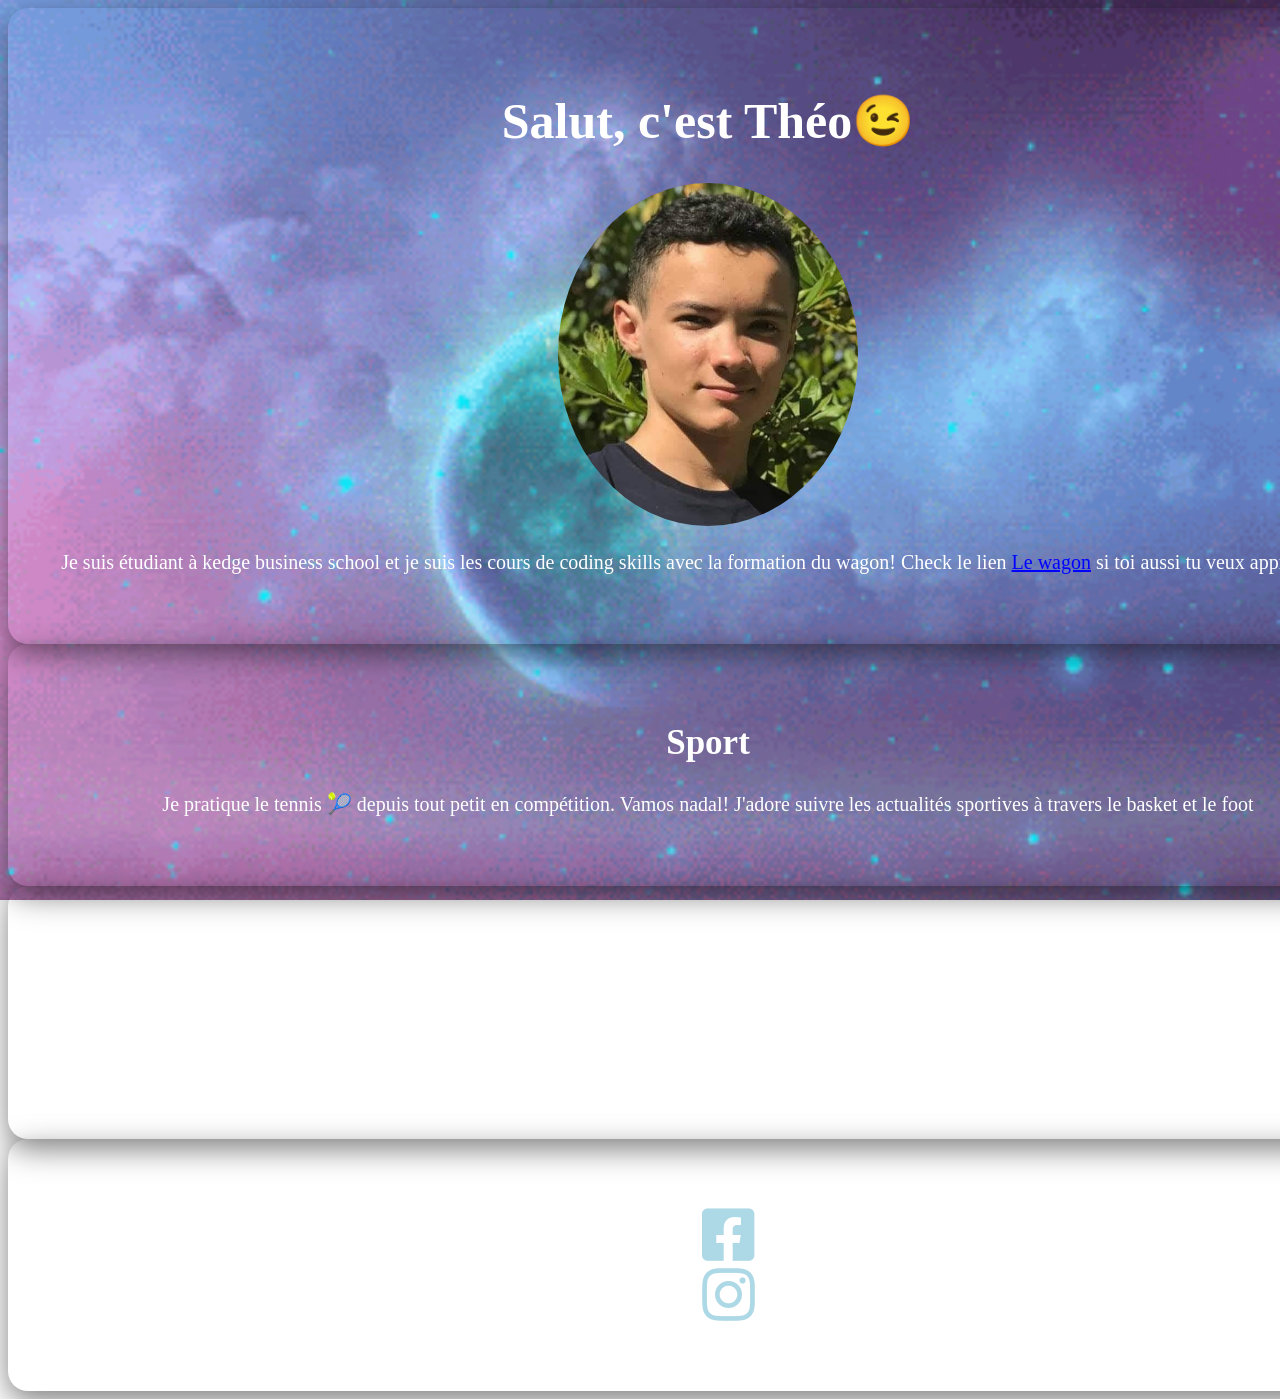
<file: index.html>
<!DOCTYPE html>
<html>
<head>
	<title> La page de Théo </title>
	<meta name="description" content="Ceci est la description de la page web">
	<meta charset="utf-8">
	<link rel="stylesheet" href="https://use.fontawesome.com/releases/v5.15.4/css/all.css" integrity="sha384-DyZ88mC6Up2uqS4h/KRgHuoeGwBcD4Ng9SiP4dIRy0EXTlnuz47vAwmeGwVChigm" crossorigin="anonymous">
	<script type="text/javascript"></script>
	<link rel= "stylesheet" href="style.css">
</head>
<body>
	<div class= "container">
		<h1>Salut, c'est Théo😉 </h1>
	<img src="images/theo2.jpg" id="moi">
          <p>	Je suis étudiant à kedge business school et je suis les cours de coding skills avec la formation du wagon!
	Check le lien <a href= "https://www.lewagon.com/fr/bordeaux" target="_blank">Le wagon</a> si toi aussi tu veux apprendre😉

</p>
</div>
<div class= "container">
  <h2> Sport </h2>

<p>Je pratique le tennis 🎾 depuis tout petit en compétition. Vamos nadal! J'adore suivre les actualités sportives à travers le basket et le foot</p>
</div>
   <div class= "container">
     <h3> Technologie </h3>

       <p>Je suis passioné de technologie: de la téléphonie mobile au spatial l'innovation et le progrès me fascinent</p>
</div>
    <div class= "container">
      <ul>
	    <li><a href="https://www.facebook.com/theo.maisonnier" target="_blank">
		<i class="fab fa-facebook-square"></i></a></li>

	    <li><a href="https://www.instagram.com/msr.theo/"target="_blank"><i class="fab fa-instagram"></i></a></li>
</ul>
</div>
</body>
</html>
</file>
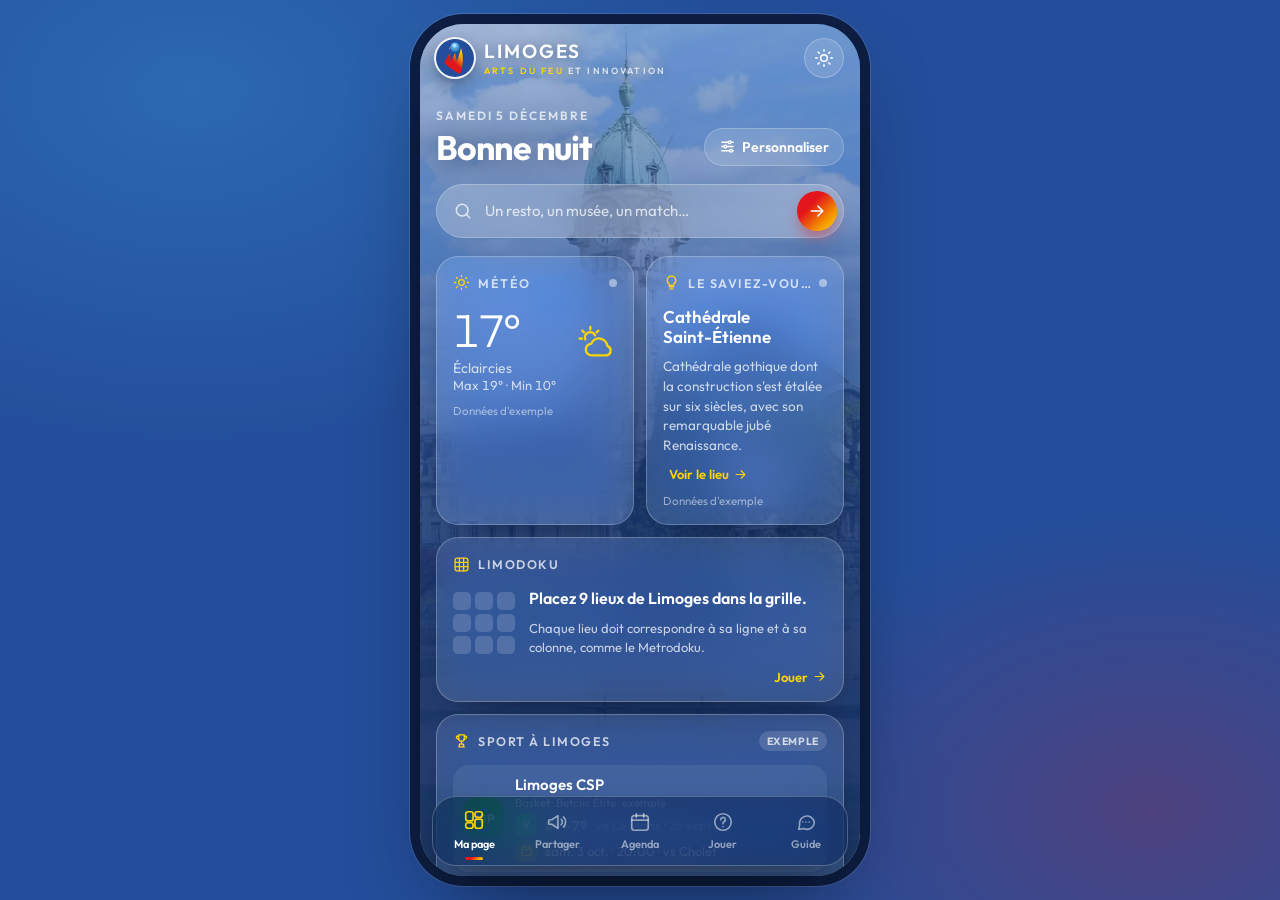
<file: limoges-app/index.html>
<!DOCTYPE html>
<html lang="fr">
<head>
  <meta charset="utf-8">
  <meta name="viewport" content="width=device-width, initial-scale=1, viewport-fit=cover">
  <title>Limoges — L'app de la ville</title>
  <meta name="description" content="Découvrir, s'informer, partager : tout Limoges dans une seule application.">
  <meta name="theme-color" content="#244E9B">
  <link rel="icon" href="icon.svg" type="image/svg+xml">
  <link rel="manifest" href="manifest.webmanifest">
  <link rel="preconnect" href="https://fonts.googleapis.com">
  <link rel="preconnect" href="https://fonts.gstatic.com" crossorigin>
  <link href="https://fonts.googleapis.com/css2?family=Outfit:wght@300;400;500;600;700;800&display=swap" rel="stylesheet">
  <link rel="stylesheet" href="styles.css">
</head>
<body>
  <!-- Logo et icônes réutilisables -->
  <svg width="0" height="0" style="position:absolute" aria-hidden="true">
    <defs>
      <radialGradient id="g-sphere" cx="45%" cy="30%" r="70%">
        <stop offset="0" stop-color="#EAF5FF"/>
        <stop offset=".45" stop-color="#4FA8E6"/>
        <stop offset="1" stop-color="#1F74C4"/>
      </radialGradient>
      <linearGradient id="g-flame" x1="0" y1="1" x2=".75" y2="0">
        <stop offset="0" stop-color="#E3161B"/>
        <stop offset=".55" stop-color="#E3161B"/>
        <stop offset=".8" stop-color="#F39200"/>
        <stop offset="1" stop-color="#FFD500"/>
      </linearGradient>
      <symbol id="logo" viewBox="0 0 100 100">
        <circle cx="50" cy="50" r="50" fill="#244E9B"/>
        <circle cx="50" cy="22" r="12.5" fill="url(#g-sphere)"/>
        <path d="M34 25 L37 21 L36 29 Z" fill="#F7A600"/>
        <path d="M22 62 L36 37 L39 59 L50 36 L55 60 L66 24 C73 46 72 72 63 92 C47 84 31 74 22 62 Z" fill="url(#g-flame)"/>
      </symbol>

      <symbol id="i-grid" viewBox="0 0 24 24"><rect x="3" y="3" width="8" height="10" rx="2.5"/><rect x="13" y="3" width="8" height="6" rx="2.5"/><rect x="13" y="11" width="8" height="10" rx="2.5"/><rect x="3" y="15" width="8" height="6" rx="2.5"/></symbol>
      <symbol id="i-map" viewBox="0 0 24 24"><path d="M9 4 3 6v14l6-2 6 2 6-2V4l-6 2z"/><path d="M9 4v14M15 6v14"/></symbol>
      <symbol id="i-calendar" viewBox="0 0 24 24"><rect x="3" y="5" width="18" height="16" rx="3"/><path d="M3 10h18M8 3v4M16 3v4"/></symbol>
      <symbol id="i-quiz" viewBox="0 0 24 24"><circle cx="12" cy="12" r="9"/><path d="M9.5 9.5a2.5 2.5 0 1 1 3.5 2.3c-.6.3-1 .9-1 1.6v.6M12 17h.01"/></symbol>
      <symbol id="i-chat" viewBox="0 0 24 24"><path d="M21 12a8 8 0 0 1-11.6 7.1L4 20l1-4.6A8 8 0 1 1 21 12z"/><path d="M8.5 12h.01M12 12h.01M15.5 12h.01"/></symbol>
      <symbol id="i-sun" viewBox="0 0 24 24"><circle cx="12" cy="12" r="4"/><path d="M12 2v2M12 20v2M4.9 4.9l1.4 1.4M17.7 17.7l1.4 1.4M2 12h2M20 12h2M4.9 19.1l1.4-1.4M17.7 6.3l1.4-1.4"/></symbol>
      <symbol id="i-moon" viewBox="0 0 24 24"><path d="M20 14.5A8 8 0 0 1 9.5 4 8 8 0 1 0 20 14.5z"/></symbol>
      <symbol id="i-cloud" viewBox="0 0 24 24"><path d="M7 18a4 4 0 0 1-.5-8 6 6 0 0 1 11.5 1.5A3.5 3.5 0 0 1 17.5 18z"/></symbol>
      <symbol id="i-cloud-sun" viewBox="0 0 24 24"><path d="M8 3v1.5M3.2 5.2l1 1M1.5 10H3M12.8 5.2l-1 1"/><path d="M5 10.5A3 3 0 0 1 10.8 8"/><path d="M9 20a3.5 3.5 0 0 1-.4-7 5 5 0 0 1 9.6 1.3A3 3 0 0 1 18 20z"/></symbol>
      <symbol id="i-rain" viewBox="0 0 24 24"><path d="M7 15a4 4 0 0 1-.5-8 6 6 0 0 1 11.5 1.5A3.5 3.5 0 0 1 17.5 15z"/><path d="M8 18l-1 2.5M12 18l-1 2.5M16 18l-1 2.5"/></symbol>
      <symbol id="i-snow" viewBox="0 0 24 24"><path d="M7 15a4 4 0 0 1-.5-8 6 6 0 0 1 11.5 1.5A3.5 3.5 0 0 1 17.5 15z"/><path d="M8 19h.01M12 19h.01M16 19h.01M10 21.5h.01M14 21.5h.01"/></symbol>
      <symbol id="i-storm" viewBox="0 0 24 24"><path d="M7 15a4 4 0 0 1-.5-8 6 6 0 0 1 11.5 1.5A3.5 3.5 0 0 1 17.5 15z"/><path d="M13 15l-2 3.5h3L12 22"/></symbol>
      <symbol id="i-trophy" viewBox="0 0 24 24"><path d="M8 4h8v5a4 4 0 0 1-8 0z"/><path d="M8 6H5a3 3 0 0 0 3.5 4M16 6h3a3 3 0 0 1-3.5 4M12 13v4M8 21h8M9 17h6v4H9z"/></symbol>
      <symbol id="i-palette" viewBox="0 0 24 24"><path d="M12 3a9 9 0 1 0 0 18c1.1 0 1.5-.8 1.5-1.5 0-1-.8-1.4-.8-2.3 0-.9.7-1.7 1.8-1.7H17a4 4 0 0 0 4-4c0-4.7-4-8.5-9-8.5z"/><path d="M7.5 11h.01M10 7.5h.01M14.5 7.5h.01"/></symbol>
      <symbol id="i-landmark" viewBox="0 0 24 24"><path d="M3 21h18M5 21v-9M19 21v-9M9.7 21v-9M14.3 21v-9M2.5 9.5 12 4l9.5 5.5z"/></symbol>
      <symbol id="i-utensils" viewBox="0 0 24 24"><path d="M5 3v5a2 2 0 0 0 4 0V3M7 3v18M17 21V3c-2 1.2-3 4-3 7.5V13h3"/></symbol>
      <symbol id="i-tree" viewBox="0 0 24 24"><path d="M12 22v-6"/><path d="M12 3 6.5 11H9l-3.5 5h13L15 11h2.5z"/></symbol>
      <symbol id="i-bag" viewBox="0 0 24 24"><path d="M5 8h14l-1 13H6z"/><path d="M9 10V6a3 3 0 0 1 6 0v4"/></symbol>
      <symbol id="i-tag" viewBox="0 0 24 24"><path d="M3 12V4h8l10 10-8 8z"/><path d="M7.5 8h.01"/></symbol>
      <symbol id="i-route" viewBox="0 0 24 24"><circle cx="6" cy="19" r="2"/><circle cx="18" cy="5" r="2"/><path d="M8 19h8a3 3 0 0 0 0-6H8a3 3 0 0 1 0-6h8"/></symbol>
      <symbol id="i-news" viewBox="0 0 24 24"><rect x="3" y="4" width="18" height="16" rx="2.5"/><path d="M7 8.5h10M7 12h10M7 15.5h6"/></symbol>
      <symbol id="i-bulb" viewBox="0 0 24 24"><path d="M9 18h6M10 21h4M12 3a6 6 0 0 0-4 10.5c.7.7 1 1.5 1 2.5h6c0-1 .3-1.8 1-2.5A6 6 0 0 0 12 3z"/></symbol>
      <symbol id="i-compass" viewBox="0 0 24 24"><circle cx="12" cy="12" r="9"/><path d="m15.5 8.5-2 5-5 2 2-5z"/></symbol>
      <symbol id="i-sliders" viewBox="0 0 24 24"><path d="M4 6h9M17 6h3M4 12h3M11 12h9M4 18h11M19 18h1"/><circle cx="15" cy="6" r="2"/><circle cx="9" cy="12" r="2"/><circle cx="17" cy="18" r="2"/></symbol>
      <symbol id="i-plus" viewBox="0 0 24 24"><path d="M12 5v14M5 12h14"/></symbol>
      <symbol id="i-x" viewBox="0 0 24 24"><path d="M6 6l12 12M18 6 6 18"/></symbol>
      <symbol id="i-grip" viewBox="0 0 24 24"><g fill="currentColor" stroke="none"><circle cx="9" cy="6" r="1.5"/><circle cx="15" cy="6" r="1.5"/><circle cx="9" cy="12" r="1.5"/><circle cx="15" cy="12" r="1.5"/><circle cx="9" cy="18" r="1.5"/><circle cx="15" cy="18" r="1.5"/></g></symbol>
      <symbol id="i-up" viewBox="0 0 24 24"><path d="m6 15 6-6 6 6"/></symbol>
      <symbol id="i-down" viewBox="0 0 24 24"><path d="m6 9 6 6 6-6"/></symbol>
      <symbol id="i-resize" viewBox="0 0 24 24"><path d="M15 3h6v6M9 21H3v-6M21 3l-7 7M3 21l7-7"/></symbol>
      <symbol id="i-shrink" viewBox="0 0 24 24"><path d="M4 14h6v6M20 10h-6V4M14 10l7-7M3 21l7-7"/></symbol>
      <symbol id="i-arrow" viewBox="0 0 24 24"><path d="M5 12h14M13 6l6 6-6 6"/></symbol>
      <symbol id="i-search" viewBox="0 0 24 24"><circle cx="11" cy="11" r="7"/><path d="m20 20-3.5-3.5"/></symbol>
      <symbol id="i-send" viewBox="0 0 24 24"><path d="M12 19V5M6 11l6-6 6 6"/></symbol>
      <symbol id="i-heart" viewBox="0 0 24 24"><path d="M12 20s-7-4.4-7-10a4 4 0 0 1 7-2.6A4 4 0 0 1 19 10c0 5.6-7 10-7 10z"/></symbol>
      <symbol id="i-star" viewBox="0 0 24 24"><path fill="currentColor" stroke="none" d="m12 3 2.7 5.6 6.1.9-4.4 4.3 1 6.1L12 17l-5.4 2.9 1-6.1-4.4-4.3 6.1-.9z"/></symbol>
      <symbol id="i-locate" viewBox="0 0 24 24"><circle cx="12" cy="12" r="3"/><circle cx="12" cy="12" r="8"/><path d="M12 2v2M12 20v2M2 12h2M20 12h2"/></symbol>
      <symbol id="i-nav" viewBox="0 0 24 24"><path d="M12 3 4 21l8-4 8 4z"/></symbol>
      <symbol id="i-external" viewBox="0 0 24 24"><path d="M14 4h6v6M20 4l-9 9M18 14v5a1 1 0 0 1-1 1H5a1 1 0 0 1-1-1V7a1 1 0 0 1 1-1h5"/></symbol>
      <symbol id="i-flame" viewBox="0 0 24 24"><path d="M12 3c1 3 4.5 4.8 4.5 9.5a4.5 4.5 0 0 1-9 0c0-2.2 1-3.5 2.2-4.5 0 2 1 3.2 2.3 3.2 0-3-1.2-5.2 0-8.2z"/></symbol>
      <symbol id="i-sparkles" viewBox="0 0 24 24"><path d="M11 3l1.8 4.7 4.7 1.8-4.7 1.8L11 16l-1.8-4.7L4.5 9.5l4.7-1.8z"/><path d="M18.5 14.5l.8 2.2 2.2.8-2.2.8-.8 2.2-.8-2.2-2.2-.8 2.2-.8z"/></symbol>
      <symbol id="i-grid9" viewBox="0 0 24 24"><rect x="3" y="3" width="18" height="18" rx="3"/><path d="M9 3v18M15 3v18M3 9h18M3 15h18"/></symbol>
      <symbol id="i-megaphone" viewBox="0 0 24 24"><path d="M3 10.5v3a1 1 0 0 0 1 1h2.5L13 19V5L6.5 9.5H4a1 1 0 0 0-1 1z"/><path d="M16.5 9a4 4 0 0 1 0 6M19 6.5a7.5 7.5 0 0 1 0 11"/></symbol>
      <symbol id="i-flag" viewBox="0 0 24 24"><path d="M5 21V4M5 4h11l-2 4 2 4H5"/></symbol>
      <symbol id="i-refresh" viewBox="0 0 24 24"><path d="M20 11a8 8 0 1 0-2.3 5.7M20 4v7h-7"/></symbol>
    </defs>
  </svg>

  <div class="shell">
    <div class="backdrop" aria-hidden="true"></div>

    <header class="topbar">
      <a href="#mapage" class="brand" aria-label="Ma page">
        <svg class="brand-logo"><use href="#logo"/></svg>
        <span class="brand-text">
          <strong>LIMOGES</strong>
          <small><em>Arts du feu</em> et innovation</small>
        </span>
      </a>
      <button class="icon-btn" id="theme-toggle" aria-label="Changer d'ambiance">
        <svg class="i ico-sun"><use href="#i-sun"/></svg><svg class="i ico-moon"><use href="#i-moon"/></svg>
      </button>
    </header>

    <main id="view" tabindex="-1"></main>

    <nav class="tabbar" aria-label="Navigation principale">
      <a href="#mapage" data-tab="mapage"><svg class="i"><use href="#i-grid"/></svg><span>Ma page</span></a>
      <a href="#partager" data-tab="partager"><svg class="i"><use href="#i-megaphone"/></svg><span>Partager</span></a>
      <a href="#agenda" data-tab="agenda"><svg class="i"><use href="#i-calendar"/></svg><span>Agenda</span></a>
      <a href="#jouer" data-tab="jouer"><svg class="i"><use href="#i-quiz"/></svg><span>Jouer</span></a>
      <a href="#guide" data-tab="guide"><svg class="i"><use href="#i-chat"/></svg><span>Guide</span></a>
    </nav>

    <div class="sheet-backdrop" id="sheet-backdrop" hidden></div>
    <section class="sheet" id="sheet" aria-modal="true" role="dialog" hidden></section>
    <div class="toast" id="toast" role="status" aria-live="polite"></div>
  </div>

  <script src="data.js"></script>
  <script src="app.js"></script>
</body>
</html>
</file>
<file: style.css>
h1 {
	color: white;
	font-size: 50px;
	text-align: center;
}

 body {
    background-image:url(images/font.gif);
    background-size:100%;
    background-repeat: repeat-y;
    background-attachment: fixed;
    height:0%;
    width: 40%;
    text-align:center;
}

 .container{
 	width: 500px;
 	margin:  center;
 }

p{
	color:  white;
	font-size: 20px;
}
h2{
color:white;
font-size: 35px;
text-align: center;
}
h3{
color:white;
font-size: 35px;
text-align: center;
}
ul{
color:white
}
a{
	color: blue;
}
a:hover{
	color: red ;
	font-size: 20px;
	transition: 0,8s ;
}
img,#moi{
	p-align: center;
	width: 250px;
}
i{
	font-size: 60px;
	color: lightblue;
	text-align: center;

}

div{color:  white;
	padding : 50px;
	width: 3000px;
	box-shadow: 0 10px 30px rgba(1,1,1,.50000);
	border-radius: 20px; 
	text-align: center;
}

.container{
	width: 100px;
	text-align: center;
}

#moi{border-radius: 90%;
	width: 300px;
}

@media (max-width: 2000px) {
  .container {
    width: 2000px;
  }
@media (max-width: 1700px) {
  .container {
    width: 1500px;
  }
  @media (max-width: 1500px) {
  .container {
    width: 1300px;
  }

  @media (max-width: 1100px) {
  .container {
    width: 900px;
  }

@media (max-width: 900px) {
  .container {
    width: 700px;
  }
}
@media (max-width: 700px) {
  .container{
    width: 500px;
    }
}
@media (max-width: 500px) {
  .container {
    width: 500px;
  }
}
</file>
<file: limoges-app/styles.css>
/* =========================================================
   Limoges — couleurs du logo « Arts du feu et innovation »
   Fond : photo de la gare des Bénédictins sous un voile bleu du logo,
   panneaux en verre dépoli, accents de la flamme.
   ========================================================= */
:root {
  /* Couleurs officielles */
  --blue: #244E9B;         /* disque bleu */
  --blue-deep: #16336B;
  --sky: #3A9BDC;          /* sphère */
  --red: #E3161B;          /* flamme + filet */
  --orange: #F39200;
  --yellow: #FFD500;
  --yellow-deep: #E0A800;
  --ink: #1D1D1B;          /* "LIMOGES" */
  --grey: #6F6F6E;         /* "ET INNOVATION" */
  --green: #2FB57A;

  --flame: linear-gradient(135deg, var(--red) 0%, var(--red) 35%, var(--orange) 72%, var(--yellow) 100%);
  --ocean: linear-gradient(145deg, var(--blue-deep) 0%, var(--blue) 55%, var(--sky) 100%);
  --forest: linear-gradient(145deg, #1F6F4E 0%, #2E9E6A 60%, #8BD17C 100%);

  /* Ambiance « Bleu » (par défaut) : le voile laisse voir la gare en haut */
  color-scheme: dark;
  --base: #244E9B;
  --veil-top: rgba(36, 78, 155, .38);
  --veil-mid: rgba(36, 78, 155, .74);
  --veil-bottom: rgba(22, 51, 107, .93);
  --glass: rgba(255, 255, 255, .13);
  --glass-hi: rgba(255, 255, 255, .22);
  --glass-line: rgba(255, 255, 255, .24);
  --sheet: rgba(24, 54, 112, .9);
  --text: #FFFFFF;
  --muted: rgba(255, 255, 255, .74);
  --faint: rgba(255, 255, 255, .52);
  --shadow: 0 18px 40px -22px rgba(4, 14, 38, .85);

  --r-sm: 12px;
  --r: 22px;
  --r-lg: 28px;
  --tabbar-h: 70px;
  --gutter: 16px;
  --photo: url("images/gare.webp");
  font-family: "Outfit", system-ui, -apple-system, "Segoe UI", sans-serif;
}

/* Ambiance « Nuit » : voile plus profond */
@media (prefers-color-scheme: dark) {
  :root:not([data-theme="light"]) {
    color-scheme: dark;
    --base: #0A1633;
    --veil-top: rgba(8, 20, 48, .5);
    --veil-mid: rgba(8, 20, 48, .8);
    --veil-bottom: rgba(6, 14, 34, .96);
    --glass: rgba(255, 255, 255, .08);
    --glass-hi: rgba(255, 255, 255, .15);
    --glass-line: rgba(255, 255, 255, .14);
    --sheet: rgba(12, 26, 60, .93);
  }
}
:root[data-theme="dark"] {
  color-scheme: dark;
  --base: #0A1633;
  --veil-top: rgba(8, 20, 48, .5);
  --veil-mid: rgba(8, 20, 48, .8);
  --veil-bottom: rgba(6, 14, 34, .96);
  --glass: rgba(255, 255, 255, .08);
  --glass-hi: rgba(255, 255, 255, .15);
  --glass-line: rgba(255, 255, 255, .14);
  --sheet: rgba(12, 26, 60, .93);
}

* { box-sizing: border-box; }
html, body { margin: 0; height: 100%; }
body {
  background: var(--base);
  color: var(--text);
  -webkit-font-smoothing: antialiased;
  -webkit-tap-highlight-color: transparent;
}
a { color: inherit; text-decoration: none; }
button { font: inherit; color: inherit; border: 0; background: none; cursor: pointer; }
h1, h2, h3, p { margin: 0; }
h1, h2, h3 { text-wrap: balance; }
:focus-visible { outline: 2px solid var(--yellow); outline-offset: 2px; border-radius: 10px; }

.i {
  width: 20px; height: 20px; flex: none;
  fill: none; stroke: currentColor; stroke-width: 1.8; stroke-linecap: round; stroke-linejoin: round;
}

/* Grand écran : cadre téléphone */
@media (min-width: 560px) {
  body {
    display: grid; place-items: center;
    background:
      radial-gradient(900px 600px at 15% 10%, rgba(58,155,220,.35), transparent 60%),
      radial-gradient(700px 500px at 90% 90%, rgba(227,22,27,.22), transparent 60%),
      var(--base);
  }
  .shell {
    height: min(900px, calc(100% - 48px)) !important;
    border-radius: 44px;
    box-shadow: 0 40px 90px -30px rgba(0,0,0,.6), 0 0 0 10px #0E1E44, 0 0 0 11px rgba(255,255,255,.12);
  }
}

.shell {
  position: relative;
  width: 100%; max-width: 440px;
  height: 100dvh;
  margin: 0 auto;
  overflow: hidden;
  background: var(--base);
  display: flex; flex-direction: column;
  isolation: isolate;
}

/* ---------- Fond : gare + voile bleu ---------- */
.backdrop {
  position: absolute; inset: 0; z-index: -1;
  background: var(--photo) center 18% / cover no-repeat;
  animation: settle 1.6s cubic-bezier(.2,.8,.2,1) both;
}
.backdrop::after {
  content: ""; position: absolute; inset: 0;
  background: linear-gradient(180deg, var(--veil-top) 0%, var(--veil-mid) 34%, var(--veil-bottom) 78%);
  transition: background .4s;
}
@keyframes settle { from { transform: scale(1.08); } to { transform: none; } }

/* ---------- Topbar ---------- */
.topbar {
  display: flex; align-items: center; justify-content: space-between;
  padding: calc(env(safe-area-inset-top, 0px) + 14px) var(--gutter) 8px;
  z-index: 20;
}
.brand { display: flex; align-items: center; gap: 10px; }
.brand-logo { width: 38px; height: 38px; border-radius: 50%; box-shadow: 0 0 0 2px rgba(255,255,255,.9), 0 6px 16px rgba(4,14,38,.45); }
.brand-text { display: flex; flex-direction: column; line-height: 1; text-shadow: 0 1px 12px rgba(4,14,38,.35); }
.brand-text strong { font-size: 19px; font-weight: 600; letter-spacing: .1em; }
.brand-text small { font-size: 9px; letter-spacing: .24em; text-transform: uppercase; color: var(--muted); margin-top: 5px; font-weight: 600; }
.brand-text em { font-style: normal; color: var(--yellow); }
.icon-btn {
  width: 40px; height: 40px; border-radius: 50%;
  display: grid; place-items: center;
  background: var(--glass); border: 1px solid var(--glass-line);
  backdrop-filter: blur(16px); -webkit-backdrop-filter: blur(16px);
}
.ico-moon { display: none; }
:root[data-theme="dark"] .ico-sun { display: none; }
:root[data-theme="dark"] .ico-moon { display: block; }

/* ---------- Vue ---------- */
#view {
  position: relative;
  flex: 1; overflow-y: auto; overflow-x: hidden;
  padding: 4px var(--gutter) calc(var(--tabbar-h) + 30px);
  outline: none;
  scrollbar-width: none;
}
#view::-webkit-scrollbar { display: none; }
#view.no-pad { padding: 0; overflow: hidden; }
#view.chat-view { display: flex; flex-direction: column; padding-bottom: calc(var(--tabbar-h) + 22px); }
#view.chat-view > * { flex-shrink: 0; }
#view.chat-view .chat-input { margin-top: auto; }
#view > * { animation: rise .5s cubic-bezier(.2,.8,.2,1) both; }
@keyframes rise { from { opacity: .001; transform: translateY(12px); } to { opacity: 1; transform: none; } }
@media (prefers-reduced-motion: reduce) {
  #view > *, .widget, .backdrop { animation: none !important; }
}

/* Surfaces en verre */
.glass, .widget, .chip, .card {
  background: var(--glass);
  border: 1px solid var(--glass-line);
  backdrop-filter: blur(22px) saturate(1.5);
  -webkit-backdrop-filter: blur(22px) saturate(1.5);
}

.page-title { font-size: 32px; font-weight: 700; letter-spacing: -.02em; margin-top: 10px; text-shadow: 0 2px 20px rgba(4,14,38,.35); }
.page-sub { color: var(--muted); margin-top: 6px; }
.eyebrow { font-size: 12px; font-weight: 600; letter-spacing: .16em; text-transform: uppercase; color: var(--muted); }

/* ---------- Ma page ---------- */
.me-head { display: flex; align-items: flex-end; justify-content: space-between; gap: 12px; margin-top: 18px; }
.me-head h1 { font-size: 34px; line-height: 1.02; font-weight: 700; letter-spacing: -.025em; text-shadow: 0 2px 24px rgba(4,14,38,.45); }
.me-head h1 span { color: var(--yellow); }
.me-head .eyebrow { margin-bottom: 8px; }
.edit-btn {
  flex: none; display: inline-flex; align-items: center; gap: 6px;
  padding: 9px 14px; border-radius: 999px; font-size: 14px; font-weight: 600;
  background: var(--glass); border: 1px solid var(--glass-line);
  backdrop-filter: blur(16px); -webkit-backdrop-filter: blur(16px);
}
.edit-btn .i { width: 17px; height: 17px; }
.edit-btn.on { background: #fff; color: var(--blue-deep); border-color: #fff; }

.search {
  margin-top: 18px; display: flex; align-items: center; gap: 10px;
  border-radius: 999px; padding: 6px 6px 6px 16px;
  background: var(--glass-hi); border: 1px solid var(--glass-line);
  backdrop-filter: blur(22px); -webkit-backdrop-filter: blur(22px);
}
.search > .i { color: var(--muted); }
.search input { flex: 1; min-width: 0; background: none; border: 0; outline: none; color: var(--text); font: inherit; font-size: 15px; }
.search input::placeholder { color: var(--muted); }
.search button, .send-btn {
  width: 40px; height: 40px; border-radius: 50%; display: grid; place-items: center;
  background: var(--flame); color: #fff; box-shadow: 0 8px 18px -6px rgba(227,22,27,.8);
}

.edit-panel { margin-top: 16px; padding: 14px; border-radius: var(--r); display: grid; gap: 10px; }
.edit-panel label { font-size: 13px; color: var(--muted); font-weight: 500; }
.field {
  width: 100%; font: inherit; font-size: 15px; color: var(--text);
  background: rgba(255,255,255,.1); border: 1px solid var(--glass-line); border-radius: 14px; padding: 11px 14px; outline: none;
}
.field::placeholder { color: var(--faint); }
.edit-panel-row { display: flex; justify-content: space-between; align-items: center; gap: 10px; }
.text-btn { font-size: 13px; font-weight: 600; color: var(--yellow); padding: 4px 0; }

.widgets {
  display: grid; grid-template-columns: repeat(2, minmax(0, 1fr));
  gap: 12px; margin-top: 18px;
}
.widget {
  grid-column: span 2;
  border-radius: var(--r); padding: 14px 16px 16px;
  box-shadow: var(--shadow);
  display: flex; flex-direction: column; gap: 12px;
  min-width: 0;
  animation: rise .5s cubic-bezier(.2,.8,.2,1) both;
}
.widget.size-s { grid-column: span 1; }
.widget.size-s.solo { grid-column: span 2; }
/* Demi-largeur : l'état tient dans un point, le texte passe en bas du widget */
.size-s .w-badge { font-size: 0; padding: 0; width: 8px; height: 8px; border-radius: 50%; }
.size-s .w-badge.live { background: none; }
.size-s .w-badge.sample { background: rgba(255,255,255,.45); }
.w-note { font-size: 11.5px; color: var(--faint); margin-top: 10px; }
.w-head { display: flex; align-items: center; gap: 8px; min-height: 24px; }
.w-head .i { width: 17px; height: 17px; color: var(--yellow); }
.w-head h2 { font-size: 12.5px; font-weight: 600; letter-spacing: .12em; text-transform: uppercase; color: var(--muted); flex: 1; min-width: 0; white-space: nowrap; overflow: hidden; text-overflow: ellipsis; }
.w-badge { flex: none; font-size: 10.5px; font-weight: 700; letter-spacing: .06em; text-transform: uppercase; padding: 3px 8px; border-radius: 999px; display: inline-flex; align-items: center; gap: 5px; }
.w-badge:empty { display: none; }
.w-badge.live { background: rgba(47,181,122,.22); color: #9EF0C6; }
.w-badge.live::before { content: ""; width: 6px; height: 6px; border-radius: 50%; background: #3BE08F; box-shadow: 0 0 0 0 rgba(59,224,143,.7); animation: pulse 2s infinite; }
.w-badge.sample { background: rgba(255,255,255,.14); color: var(--muted); }
@keyframes pulse { 70% { box-shadow: 0 0 0 6px rgba(59,224,143,0); } 100% { box-shadow: 0 0 0 0 rgba(59,224,143,0); } }
.w-body { min-width: 0; }
.w-foot { display: flex; justify-content: flex-end; }
.w-link { font-size: 13px; font-weight: 600; color: var(--yellow); display: inline-flex; align-items: center; gap: 4px; }
.w-link .i { width: 15px; height: 15px; }

/* Mode personnalisation */
.w-tools { display: none; }
.editing .widget { border-style: dashed; border-color: rgba(255,255,255,.45); animation: none; }
.editing .w-body, .editing .w-foot { display: none; }
.editing .w-tools { display: flex; flex-wrap: wrap; gap: 6px; }
.tool {
  height: 34px; min-width: 34px; padding: 0 10px; border-radius: 12px;
  display: inline-flex; align-items: center; justify-content: center; gap: 6px;
  background: rgba(255,255,255,.12); font-size: 13px; font-weight: 600;
}
.tool .i { width: 17px; height: 17px; }
.tool.danger { color: #FFB4B5; }
.tool.grip { cursor: grab; touch-action: none; }
.widget.dragging { opacity: .6; transform: scale(.98); outline: 2px solid var(--yellow); }
.add-widget {
  grid-column: span 2; min-height: 64px; border-radius: var(--r);
  border: 1.5px dashed rgba(255,255,255,.45); color: var(--text);
  display: flex; align-items: center; justify-content: center; gap: 8px; font-weight: 600;
  background: rgba(255,255,255,.06);
}

/* Squelette de chargement */
.skel { display: grid; gap: 8px; }
.skel i { display: block; height: 12px; border-radius: 6px; background: linear-gradient(90deg, rgba(255,255,255,.08), rgba(255,255,255,.2), rgba(255,255,255,.08)); background-size: 200% 100%; animation: shimmer 1.2s infinite linear; }
.skel i:nth-child(1) { width: 70%; } .skel i:nth-child(2) { width: 90%; } .skel i:nth-child(3) { width: 50%; }
@keyframes shimmer { to { background-position: -200% 0; } }

/* Météo */
.wx { display: flex; align-items: center; justify-content: space-between; gap: 8px; }
.wx-temp { font-size: 46px; font-weight: 300; line-height: 1; letter-spacing: -.04em; font-variant-numeric: tabular-nums; }
.wx .i { width: 40px; height: 40px; stroke-width: 1.4; color: var(--yellow); }
.wx-label { color: var(--muted); font-size: 14px; margin-top: 6px; }
.wx-range { font-size: 13px; color: var(--muted); font-variant-numeric: tabular-nums; }
.wx-days { display: grid; grid-template-columns: repeat(3, 1fr); gap: 8px; margin-top: 12px; }
.wx-day { text-align: center; padding: 10px 4px; border-radius: 14px; background: rgba(255,255,255,.08); font-size: 13px; display: grid; justify-items: center; gap: 4px; font-variant-numeric: tabular-nums; }
.wx-day .i { width: 22px; height: 22px; color: var(--yellow); }
.wx-day b { font-weight: 600; text-transform: capitalize; }

/* Sport */
.teams { display: grid; gap: 10px; }
.team { display: grid; grid-template-columns: 40px 1fr; gap: 12px; align-items: center; padding: 10px; border-radius: 16px; background: rgba(255,255,255,.07); }
.crest {
  width: 40px; height: 40px; border-radius: 12px; display: grid; place-items: center;
  font-size: 12px; font-weight: 800; letter-spacing: .02em; color: #fff; overflow: hidden; position: relative; flex: none;
}
.crest img { position: absolute; inset: 0; width: 100%; height: 100%; object-fit: contain; background: #fff; padding: 3px; }
.team-top { display: grid; gap: 1px; min-width: 0; }
.team-top b { font-size: 15px; font-weight: 600; }
.team-top small { font-size: 11.5px; color: var(--faint); white-space: nowrap; overflow: hidden; text-overflow: ellipsis; }
.team-line { display: flex; align-items: center; gap: 8px; font-size: 13px; color: var(--muted); margin-top: 4px; flex-wrap: wrap; }
.res { width: 22px; height: 22px; border-radius: 7px; display: inline-grid; place-items: center; font-size: 11px; font-weight: 800; color: #fff; flex: none; }
.res.V { background: var(--green); } .res.D { background: var(--red); } .res.N { background: rgba(255,255,255,.3); }
.score { font-weight: 700; color: var(--text); font-variant-numeric: tabular-nums; }
.next-dot { width: 22px; height: 22px; border-radius: 7px; display: inline-grid; place-items: center; background: rgba(255,213,0,.18); color: var(--yellow); flex: none; }
.next-dot .i { width: 13px; height: 13px; }

/* Listes d'événements */
.ev-list { display: grid; gap: 8px; }
.ev {
  display: grid; grid-template-columns: 48px 1fr auto; gap: 12px; align-items: center;
  padding: 8px; border-radius: 16px; background: rgba(255,255,255,.07); text-align: left; width: 100%;
}
.ev-date { width: 48px; height: 52px; border-radius: 13px; display: grid; place-content: center; text-align: center; line-height: 1; background: rgba(255,255,255,.95); color: var(--ink); }
.ev-date b { font-size: 19px; font-weight: 700; font-variant-numeric: tabular-nums; }
.ev-date small { font-size: 10px; font-weight: 700; text-transform: uppercase; letter-spacing: .08em; color: var(--red); margin-top: 3px; }
.ev-main { min-width: 0; }
.ev-title { display: block; font-size: 14.5px; font-weight: 600; line-height: 1.25; display: -webkit-box; -webkit-line-clamp: 2; -webkit-box-orient: vertical; overflow: hidden; }
.ev-sub { display: block; font-size: 12.5px; color: var(--muted); margin-top: 3px; white-space: nowrap; overflow: hidden; text-overflow: ellipsis; }
.ev > .i { width: 16px; height: 16px; color: var(--faint); }
.size-s .ev { grid-template-columns: 1fr; padding: 10px; }
.size-s .ev-date, .size-s .ev > .i { display: none; }
.empty { color: var(--muted); font-size: 14px; }

/* Le saviez-vous */
.savoir { display: grid; gap: 10px; }
.savoir-img { width: 100%; aspect-ratio: 16 / 9; max-width: 100%; border-radius: 14px; object-fit: cover; background: rgba(255,255,255,.1); }
.size-s .savoir-img { display: none; }
.savoir h3 { font-size: 17px; font-weight: 600; line-height: 1.2; }
.savoir p { font-size: 13.5px; line-height: 1.45; color: var(--muted); display: -webkit-box; -webkit-line-clamp: 4; -webkit-box-orient: vertical; overflow: hidden; }
.size-s .savoir p { -webkit-line-clamp: 6; }

/* Quiz */
.qz-q { font-size: 16px; font-weight: 600; line-height: 1.3; }
.qz-opts { display: grid; grid-template-columns: 1fr 1fr; gap: 8px; margin-top: 12px; }
.qz-opt { padding: 11px 12px; border-radius: 14px; background: rgba(255,255,255,.1); border: 1.5px solid transparent; font-size: 14px; font-weight: 500; text-align: left; }
.qz-opt.good { border-color: var(--green); background: rgba(47,181,122,.22); }
.qz-opt.bad { border-color: var(--red); background: rgba(227,22,27,.2); }
.qz-fact { font-size: 13px; color: var(--muted); margin-top: 10px; line-height: 1.45; }

/* Défilement horizontal */
.hscroll { display: flex; gap: 10px; overflow-x: auto; scroll-snap-type: x mandatory; margin: 0 -16px; padding: 2px 16px 4px; scrollbar-width: none; }
.hscroll::-webkit-scrollbar { display: none; }
.hscroll > * { scroll-snap-align: start; flex: none; }
.deal { width: 210px; padding: 14px; border-radius: 18px; background: rgba(255,255,255,.1); text-align: left; display: grid; gap: 4px; position: relative; overflow: hidden; }
.deal::before { content: ""; position: absolute; inset: 0 auto 0 0; width: 4px; background: var(--flame); }
.deal-offer { font-size: 20px; font-weight: 800; letter-spacing: -.02em; color: var(--yellow); }
.deal-shop { font-weight: 600; font-size: 14.5px; }
.deal-detail { color: var(--muted); font-size: 13px; }

/* Actus */
.news-item { display: flex; gap: 12px; align-items: center; padding: 10px 0; }
.news-item + .news-item { border-top: 1px solid var(--glass-line); }
.news-item h3 { font-size: 14.5px; font-weight: 500; line-height: 1.3; }
.news-item p { font-size: 12px; color: var(--faint); margin-top: 3px; }
.news-tag { flex: none; width: 8px; height: 38px; border-radius: 4px; background: var(--sky); }
.news-item:nth-child(2) .news-tag { background: var(--red); }
.news-item:nth-child(3) .news-tag { background: var(--orange); }
.news-item:nth-child(4) .news-tag { background: var(--yellow); }

/* Pastille d'icône */
.bubble { width: 40px; height: 40px; border-radius: 13px; display: grid; place-items: center; color: #fff; }
.bubble .i { width: 20px; height: 20px; }

/* ---------- Pastilles ---------- */
.chips { display: flex; gap: 8px; overflow-x: auto; scrollbar-width: none; margin: 0 calc(-1 * var(--gutter)); padding: 2px var(--gutter); }
.chips::-webkit-scrollbar { display: none; }
.page-sub + .chips { margin-top: 18px; }
.chip {
  flex: none; display: inline-flex; align-items: center; gap: 6px;
  padding: 9px 14px; border-radius: 999px;
  font-size: 14px; font-weight: 500; white-space: nowrap;
  transition: transform .15s, background .2s;
}
.chip .i { width: 16px; height: 16px; }
.chip:active { transform: scale(.96); }
.chip.active { background: var(--flame); border-color: transparent; box-shadow: 0 8px 18px -8px var(--red); }

/* ---------- Agenda ---------- */
.day-label { font-size: 12px; text-transform: uppercase; letter-spacing: .14em; color: var(--muted); font-weight: 600; margin: 22px 0 10px; }
.agenda-list .ev { background: var(--glass); border: 1px solid var(--glass-line); backdrop-filter: blur(22px); -webkit-backdrop-filter: blur(22px); padding: 10px; border-radius: 18px; }
.agenda-list .ev + .ev { margin-top: 8px; }
.src-note { display: flex; align-items: center; gap: 8px; margin-top: 16px; font-size: 13px; color: var(--muted); }

/* ---------- Quiz ---------- */
.quiz-card { padding: 20px; margin-top: 18px; border-radius: var(--r); }
.progress { height: 6px; background: rgba(255,255,255,.14); border-radius: 99px; overflow: hidden; }
.progress i { display: block; height: 100%; background: var(--flame); border-radius: 99px; transition: width .4s; }
.quiz-top { display: flex; justify-content: space-between; font-size: 13px; color: var(--muted); font-weight: 600; margin-bottom: 10px; font-variant-numeric: tabular-nums; }
.quiz-top span { display: inline-flex; align-items: center; gap: 4px; }
.quiz-top .i { width: 15px; height: 15px; color: var(--orange); }
.quiz-q { font-size: 21px; font-weight: 600; line-height: 1.3; margin: 20px 0 18px; letter-spacing: -.01em; }
.options { display: grid; gap: 10px; }
.option {
  text-align: left; padding: 14px 16px; border-radius: 16px;
  background: rgba(255,255,255,.1); border: 1.5px solid transparent; font-weight: 500;
  display: flex; gap: 12px; align-items: center; transition: transform .12s, border-color .2s, background .2s;
}
.option:active { transform: scale(.98); }
.option .letter { width: 28px; height: 28px; border-radius: 9px; display: grid; place-items: center; background: rgba(255,255,255,.16); font-weight: 700; font-size: 13px; flex: none; }
.option.good { border-color: var(--green); background: rgba(47,181,122,.22); }
.option.bad { border-color: var(--red); background: rgba(227,22,27,.2); }
.fact { margin-top: 16px; padding: 14px 16px; border-radius: 16px; background: rgba(58,155,220,.2); font-size: 14px; line-height: 1.45; }
.btn {
  display: inline-flex; align-items: center; justify-content: center; gap: 8px;
  padding: 14px 20px; border-radius: 999px; font-weight: 600;
  background: #fff; color: var(--blue-deep);
}
.btn .i { width: 18px; height: 18px; }
.btn.flame { background: var(--flame); color: #fff; box-shadow: 0 10px 22px -10px var(--red); }
.btn.ghost { background: rgba(255,255,255,.12); color: var(--text); }
.btn.block { width: 100%; margin-top: 16px; }
.score-hero { text-align: center; }
.score-ring { width: 150px; height: 150px; margin: 0 auto 18px; border-radius: 50%; display: grid; place-items: center; }
.score-ring div { width: 118px; height: 118px; border-radius: 50%; background: var(--sheet); display: grid; place-items: center; font-size: 36px; font-weight: 700; font-variant-numeric: tabular-nums; }
.stats { display: grid; grid-template-columns: repeat(3, 1fr); gap: 10px; margin-top: 12px; }
.stat { padding: 14px; text-align: center; border-radius: 18px; }
.stat b { display: block; font-size: 22px; font-weight: 700; font-variant-numeric: tabular-nums; }
.stat small { color: var(--muted); font-size: 12px; }
.badges { display: flex; gap: 8px; flex-wrap: wrap; margin-top: 12px; }
.badge { display: inline-flex; align-items: center; gap: 6px; padding: 8px 12px; border-radius: 999px; font-size: 13px; font-weight: 600; background: rgba(255,255,255,.14); }
.badge .i { width: 15px; height: 15px; color: var(--orange); }
.badge.locked { opacity: .4; }
.section-title { font-size: 12.5px; font-weight: 600; letter-spacing: .12em; text-transform: uppercase; color: var(--muted); margin-top: 24px; }

/* ---------- Guide ---------- */
.chat { display: flex; flex-direction: column; gap: 10px; padding: 14px 0 18px; }
.msg { max-width: 86%; padding: 12px 15px; border-radius: 20px; line-height: 1.45; font-size: 15px; }
.msg.bot { background: var(--glass-hi); border: 1px solid var(--glass-line); backdrop-filter: blur(22px); -webkit-backdrop-filter: blur(22px); border-bottom-left-radius: 6px; align-self: flex-start; }
.msg.me { background: var(--flame); color: #fff; border-bottom-right-radius: 6px; align-self: flex-end; }
.place-link { display: inline-flex; align-items: center; gap: 6px; margin: 8px 6px 0 0; padding: 6px 11px; border-radius: 999px; background: rgba(255,255,255,.16); font-size: 13px; font-weight: 600; }
.place-link .i { width: 14px; height: 14px; }
.suggestions { display: flex; gap: 8px; flex-wrap: wrap; margin-top: 10px; }
.chat-input {
  position: sticky; bottom: 8px; z-index: 30; margin: 24px 0 0;
  display: flex; gap: 8px; padding: 6px 6px 6px 18px; border-radius: 999px;
  background: var(--glass-hi); border: 1px solid var(--glass-line); box-shadow: var(--shadow);
  backdrop-filter: blur(22px); -webkit-backdrop-filter: blur(22px);
}
.chat-input input { flex: 1; min-width: 0; border: 0; outline: 0; background: none; font: inherit; color: var(--text); font-size: 15px; }
.chat-input input::placeholder { color: var(--muted); }

/* ---------- Barre d'onglets ---------- */
.tabbar {
  position: absolute; left: 12px; right: 12px; bottom: calc(env(safe-area-inset-bottom, 0px) + 10px);
  height: var(--tabbar-h); z-index: 40;
  display: grid; grid-template-columns: repeat(5, 1fr); align-items: center;
  background: rgba(14, 32, 72, .55); border: 1px solid var(--glass-line); border-radius: 24px;
  backdrop-filter: blur(24px) saturate(1.6); -webkit-backdrop-filter: blur(24px) saturate(1.6);
  box-shadow: 0 18px 40px -18px rgba(0,0,0,.7);
}
.tabbar a {
  display: flex; flex-direction: column; align-items: center; gap: 4px;
  font-size: 11px; font-weight: 600; color: var(--faint); position: relative; padding: 6px 0;
  transition: color .2s;
}
.tabbar .i { width: 22px; height: 22px; transition: transform .25s; }
.tabbar a.active { color: #fff; }
.tabbar a.active .i { transform: translateY(-2px); color: var(--yellow); }
.tabbar a.active::after { content: ""; position: absolute; bottom: -3px; width: 18px; height: 3px; border-radius: 3px; background: var(--flame); }

/* ---------- Panneau (bottom sheet) ---------- */
.sheet-backdrop { position: absolute; inset: 0; background: rgba(4,12,30,.5); z-index: 60; animation: fade .25s; }
.sheet {
  position: absolute; left: 0; right: 0; bottom: 0; z-index: 70;
  max-height: 86%; overflow-y: auto;
  background: var(--sheet); border-top: 1px solid var(--glass-line);
  backdrop-filter: blur(30px) saturate(1.4); -webkit-backdrop-filter: blur(30px) saturate(1.4);
  border-radius: 30px 30px 0 0;
  box-shadow: 0 -20px 50px -20px rgba(0,0,0,.6);
  animation: up .35s cubic-bezier(.2,.8,.2,1);
  padding-bottom: calc(env(safe-area-inset-bottom, 0px) + 24px);
}
@keyframes up { from { transform: translateY(100%); } to { transform: none; } }
@keyframes fade { from { opacity: 0; } }
.sheet-cover { height: 180px; position: relative; display: grid; place-items: center; color: #fff; background-size: cover; background-position: center 20%; }
.sheet-cover.photo { background-image: linear-gradient(180deg, rgba(36,78,155,.15), rgba(22,51,107,.75)), var(--photo); }
.sheet-cover > .i { width: 64px; height: 64px; stroke-width: 1.3; }
.sheet-cover::before { content: ""; position: absolute; top: 10px; left: 50%; transform: translateX(-50%); width: 42px; height: 5px; border-radius: 5px; background: rgba(255,255,255,.6); }
.sheet-close { position: absolute; top: 14px; right: 14px; width: 36px; height: 36px; border-radius: 50%; background: rgba(0,0,0,.3); color: #fff; display: grid; place-items: center; }
.sheet-close .i { width: 18px; height: 18px; }
.sheet-body { padding: 20px 20px 0; }
.sheet-head { padding: 22px 20px 4px; display: flex; justify-content: space-between; align-items: center; gap: 12px; }
.sheet-head h2 { font-size: 22px; font-weight: 700; }
.sheet-head .sheet-close { position: static; background: rgba(255,255,255,.12); }
.sheet-body h2 { font-size: 24px; font-weight: 700; letter-spacing: -.01em; }
.meta { color: var(--muted); font-size: 13px; }
.rating-row { display: flex; align-items: center; gap: 8px; margin-top: 6px; color: var(--muted); font-size: 14px; }
.stars { display: inline-flex; gap: 1px; color: var(--orange); }
.stars .i { width: 15px; height: 15px; }
.stars .off { color: rgba(255,255,255,.25); }
.sheet-desc { margin-top: 14px; line-height: 1.55; }
.tags { display: flex; gap: 6px; flex-wrap: wrap; margin-top: 12px; }
.tag { font-size: 12px; font-weight: 600; padding: 5px 10px; border-radius: 999px; background: rgba(255,255,255,.12); }
.actions { display: grid; grid-template-columns: 1fr 1fr; gap: 10px; margin-top: 18px; }
.review { padding: 12px 0; border-top: 1px solid var(--glass-line); }
.review b { font-weight: 600; margin-right: 6px; }
.review p { color: var(--muted); font-size: 14px; margin-top: 4px; }
.review-form { display: grid; gap: 10px; margin-top: 12px; }
.star-input { display: flex; gap: 4px; }
.star-input button { color: rgba(255,255,255,.25); transition: transform .1s; }
.star-input button .i { width: 30px; height: 30px; }
.star-input button.on { color: var(--orange); }
.star-input button:active { transform: scale(1.2); }
textarea.field { min-height: 80px; resize: vertical; }

/* Liste de réglages */
.opt-list { display: grid; gap: 8px; padding: 12px 20px 0; }
.opt-row {
  display: grid; grid-template-columns: 40px 1fr auto; gap: 12px; align-items: center;
  padding: 12px; border-radius: 18px; background: rgba(255,255,255,.08); text-align: left; width: 100%;
}
.opt-row b { font-weight: 600; font-size: 15px; }
.opt-row p { font-size: 13px; color: var(--muted); margin-top: 2px; }
.opt-row .bubble { background: rgba(255,255,255,.14); color: var(--yellow); }
.switch { width: 44px; height: 26px; border-radius: 99px; background: rgba(255,255,255,.2); position: relative; transition: background .2s; }
.switch::after { content: ""; position: absolute; top: 3px; left: 3px; width: 20px; height: 20px; border-radius: 50%; background: #fff; transition: transform .2s; }
.switch.on { background: var(--green); }
.switch.on::after { transform: translateX(18px); }
.pill-add { padding: 8px 14px; border-radius: 999px; background: var(--flame); color: #fff; font-weight: 600; font-size: 13px; display: inline-flex; align-items: center; gap: 4px; }
.pill-add .i { width: 15px; height: 15px; }
.sheet-note { padding: 14px 20px 0; font-size: 13px; color: var(--muted); line-height: 1.45; }

/* ---------- Toast ---------- */
.toast {
  position: absolute; left: 50%; bottom: calc(var(--tabbar-h) + 30px); z-index: 90;
  transform: translate(-50%, 20px); opacity: 0; pointer-events: none;
  background: #fff; color: var(--blue-deep); padding: 12px 18px; border-radius: 999px; font-size: 14px; font-weight: 600;
  transition: .3s; white-space: nowrap; box-shadow: var(--shadow);
}
.toast.show { opacity: 1; transform: translate(-50%, 0); }

.footnote { text-align: center; color: var(--faint); font-size: 12px; margin-top: 28px; line-height: 1.5; }

/* ---------- Limodoku ---------- */
.doku-card { margin-top: 18px; padding: 16px; border-radius: var(--r); }
.doku-top { display: flex; justify-content: space-between; font-size: 13px; color: var(--muted); font-weight: 600; margin-bottom: 12px; font-variant-numeric: tabular-nums; }
.doku-grid { display: grid; grid-template-columns: 74px repeat(3, minmax(0, 1fr)); gap: 6px; }
.doku-corner { display: grid; place-items: center; }
.doku-corner svg { width: 42px; height: 42px; border-radius: 50%; box-shadow: 0 0 0 2px #fff; }
.doku-head { border-radius: 12px; padding: 8px 6px; display: grid; align-content: center; gap: 3px; text-align: center; background: rgba(255,255,255,.1); min-width: 0; }
.doku-head b { font-size: 12.5px; font-weight: 700; line-height: 1.15; }
.doku-head small { font-size: 10px; color: var(--muted); line-height: 1.2; }
.doku-head.col { border-top: 3px solid var(--yellow); }
.doku-head.row { text-align: left; border-left: 3px solid var(--sky); }
.doku-cell {
  aspect-ratio: 1; min-width: 0; border-radius: 14px; padding: 6px;
  display: grid; place-items: center; align-content: center; gap: 4px; text-align: center;
  background: rgba(255,255,255,.06); border: 1.5px dashed rgba(255,255,255,.35); color: var(--muted);
}
button.doku-cell:active { transform: scale(.96); }
.doku-cell.ok { border: 1.5px solid var(--green); background: rgba(47,181,122,.22); color: #fff; }
.doku-cell.ok .i { width: 16px; height: 16px; color: var(--yellow); }
.doku-cell.ok span { font-size: 10.5px; font-weight: 600; line-height: 1.15; overflow-wrap: anywhere; display: -webkit-box; -webkit-line-clamp: 3; -webkit-box-orient: vertical; overflow: hidden; }
.doku-cell.pop { animation: pop .45s; }
@keyframes pop { 50% { transform: scale(1.1); } }
.doku-help { font-size: 13.5px; color: var(--muted); margin-top: 14px; line-height: 1.45; }
.doku-win { margin-top: 14px; padding: 14px; border-radius: 16px; background: var(--flame); font-weight: 600; display: flex; gap: 10px; align-items: center; }
.doku-actions { display: flex; justify-content: flex-end; margin-top: 12px; }
.doku-actions .btn { padding: 10px 16px; font-size: 14px; }
.doku-feedback { margin: 12px 20px 0; padding: 12px 14px; border-radius: 14px; font-size: 14px; line-height: 1.4; }
.doku-feedback:empty { display: none; }
.doku-feedback.bad { background: rgba(227,22,27,.25); }
.doku-feedback.hint { background: rgba(255,213,0,.18); }
#doku-hint { display: inline-flex; align-items: center; gap: 6px; }
#doku-hint .i { width: 16px; height: 16px; }
.shake { animation: shake .35s; }
@keyframes shake { 25% { transform: translateX(-6px); } 75% { transform: translateX(6px); } }
.doku-mini-wrap { display: flex; gap: 14px; align-items: center; }
.doku-mini { flex: none; display: grid; grid-template-columns: repeat(3, 18px); gap: 4px; }
.doku-mini i { width: 18px; height: 18px; border-radius: 5px; background: rgba(255,255,255,.16); }
.doku-mini i.on { background: var(--flame); }
@media (prefers-reduced-motion: reduce) { .shake, .doku-cell.pop { animation: none; } }

/* ---------- Partager ---------- */
.community-list { display: grid; gap: 12px; margin-top: 16px; }
.post { border-radius: var(--r); padding: 14px; display: grid; gap: 10px; }
.post-top { display: grid; grid-template-columns: 48px 1fr; gap: 12px; align-items: start; }
.post-head { min-width: 0; }
.post-head .eyebrow { display: flex; align-items: center; gap: 6px; font-size: 11px; }
.post-head .eyebrow .i { width: 14px; height: 14px; color: var(--yellow); }
.post-head .eyebrow .tag { letter-spacing: 0; text-transform: none; padding: 2px 8px; }
.post-head h3 { font-size: 17px; font-weight: 600; line-height: 1.25; margin-top: 4px; }
.post-head .meta { margin-top: 3px; }
.post-desc { font-size: 14px; line-height: 1.5; color: var(--muted); }
.post-org { font-size: 13px; color: var(--faint); }
.post-org b { color: var(--text); font-weight: 600; }
.post-actions { display: flex; justify-content: space-between; align-items: center; gap: 8px; }
.post-more { display: flex; gap: 6px; }
.tool.armed { background: rgba(227,22,27,.35); color: #fff; }
.going-btn { display: inline-flex; align-items: center; gap: 6px; padding: 9px 14px; border-radius: 999px; font-size: 14px; font-weight: 600; background: rgba(255,255,255,.12); font-variant-numeric: tabular-nums; }
.going-btn .i { width: 16px; height: 16px; color: var(--orange); }
.going-btn.on { background: var(--flame); color: #fff; }
.going-btn.on .i { color: #fff; }
.going-mini { display: inline-flex; align-items: center; gap: 3px; font-size: 13px; font-weight: 700; color: var(--muted); font-variant-numeric: tabular-nums; }
.going-mini .i { width: 15px; height: 15px; color: var(--orange); }
.by-locals { font-style: normal; color: var(--yellow); font-weight: 600; }
.empty-card { padding: 18px; border-radius: var(--r); }
.event-form { display: grid; gap: 8px; padding: 10px 20px 0; }
.event-form label, .event-form .label { font-size: 13px; font-weight: 600; color: var(--muted); margin-top: 6px; }
.event-form small { font-weight: 400; color: var(--faint); }
.form-row { display: grid; grid-template-columns: 1fr 1fr; gap: 10px; }
.form-row > div { display: grid; gap: 8px; min-width: 0; }
.cat-pick { display: flex; flex-wrap: wrap; gap: 6px; }
.cat-pick .chip { cursor: pointer; font-size: 13px; padding: 7px 12px; margin: 0; color: var(--text); }
.cat-pick input { position: absolute; opacity: 0; pointer-events: none; }
.cat-pick .chip:has(input:checked) { background: var(--flame); border-color: transparent; }
.cat-pick .chip:has(input:focus-visible) { outline: 2px solid var(--yellow); outline-offset: 2px; }
.field[type="date"], .field[type="time"] { min-height: 46px; }
.form-error { color: #FFB4B5; font-size: 14px; min-height: 0; margin: 0; }
.form-error:empty { display: none; }
.btn:disabled { opacity: .6; }
</file>
